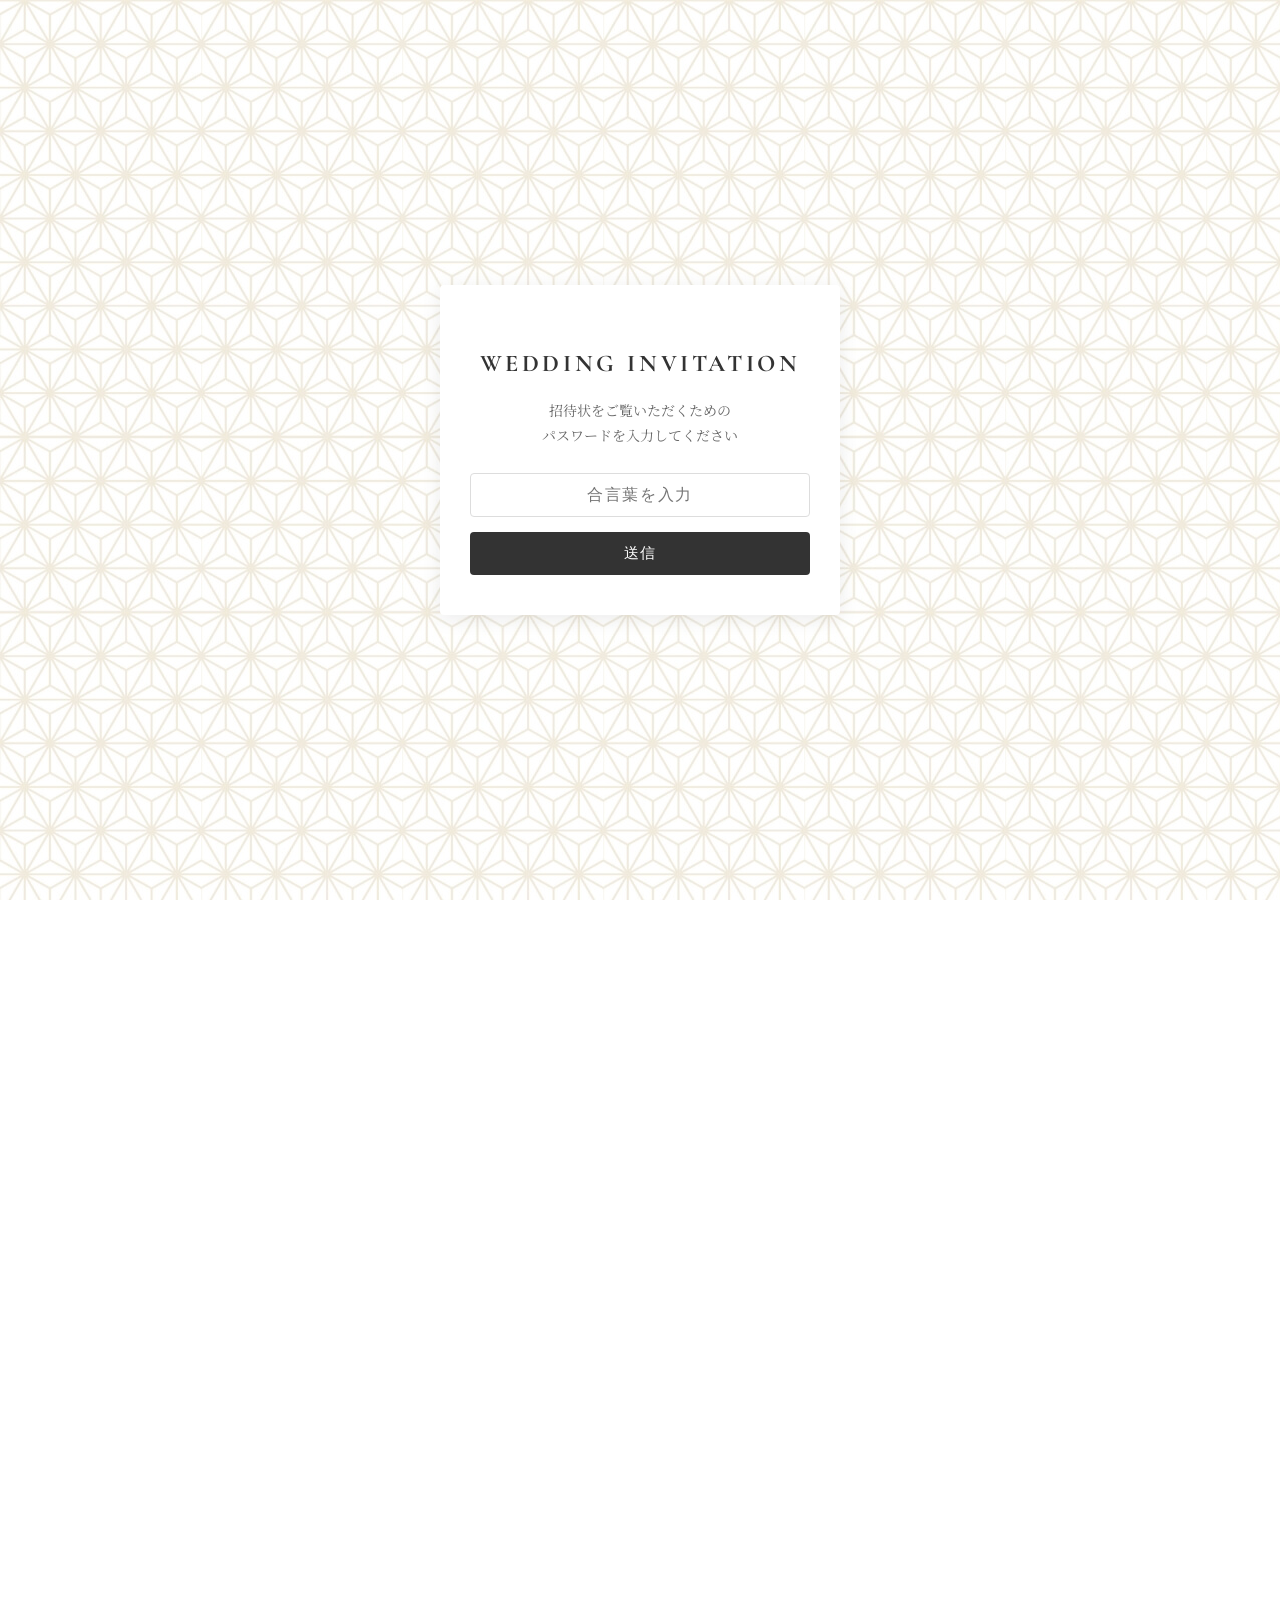
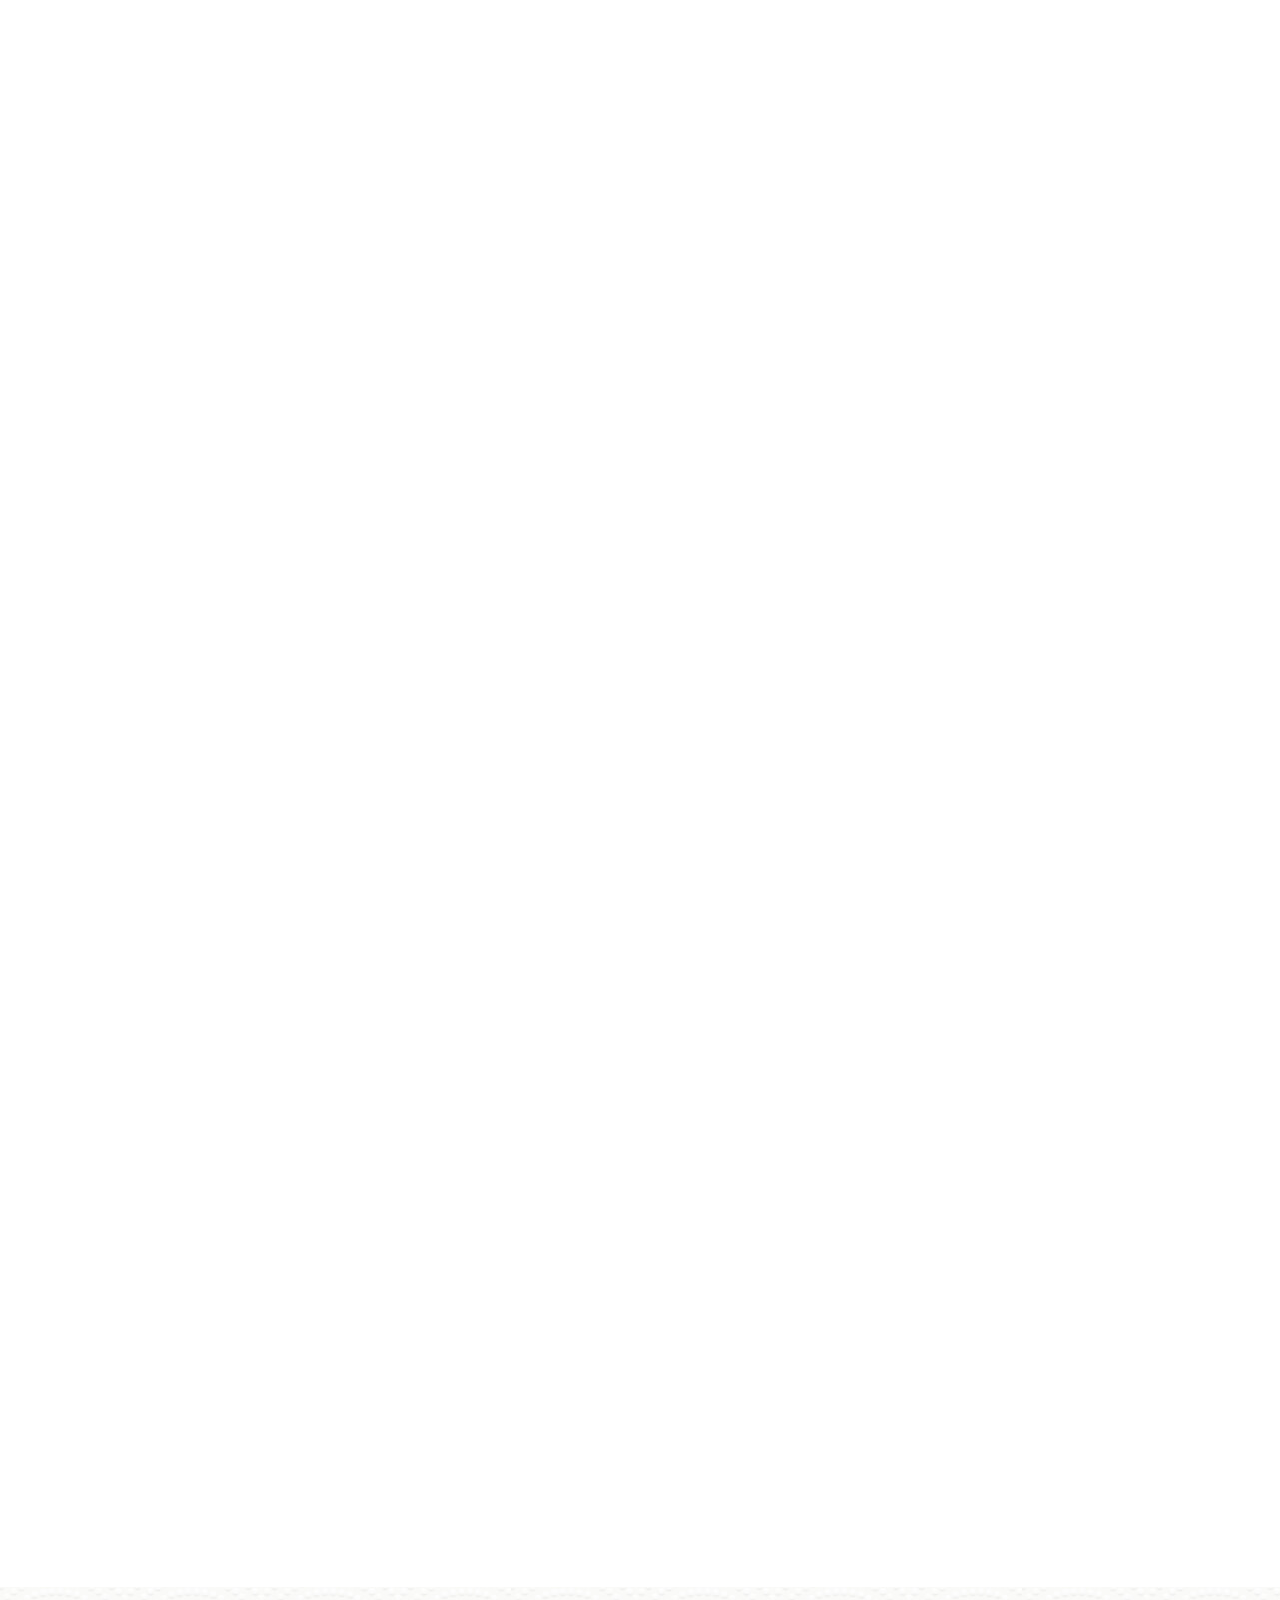
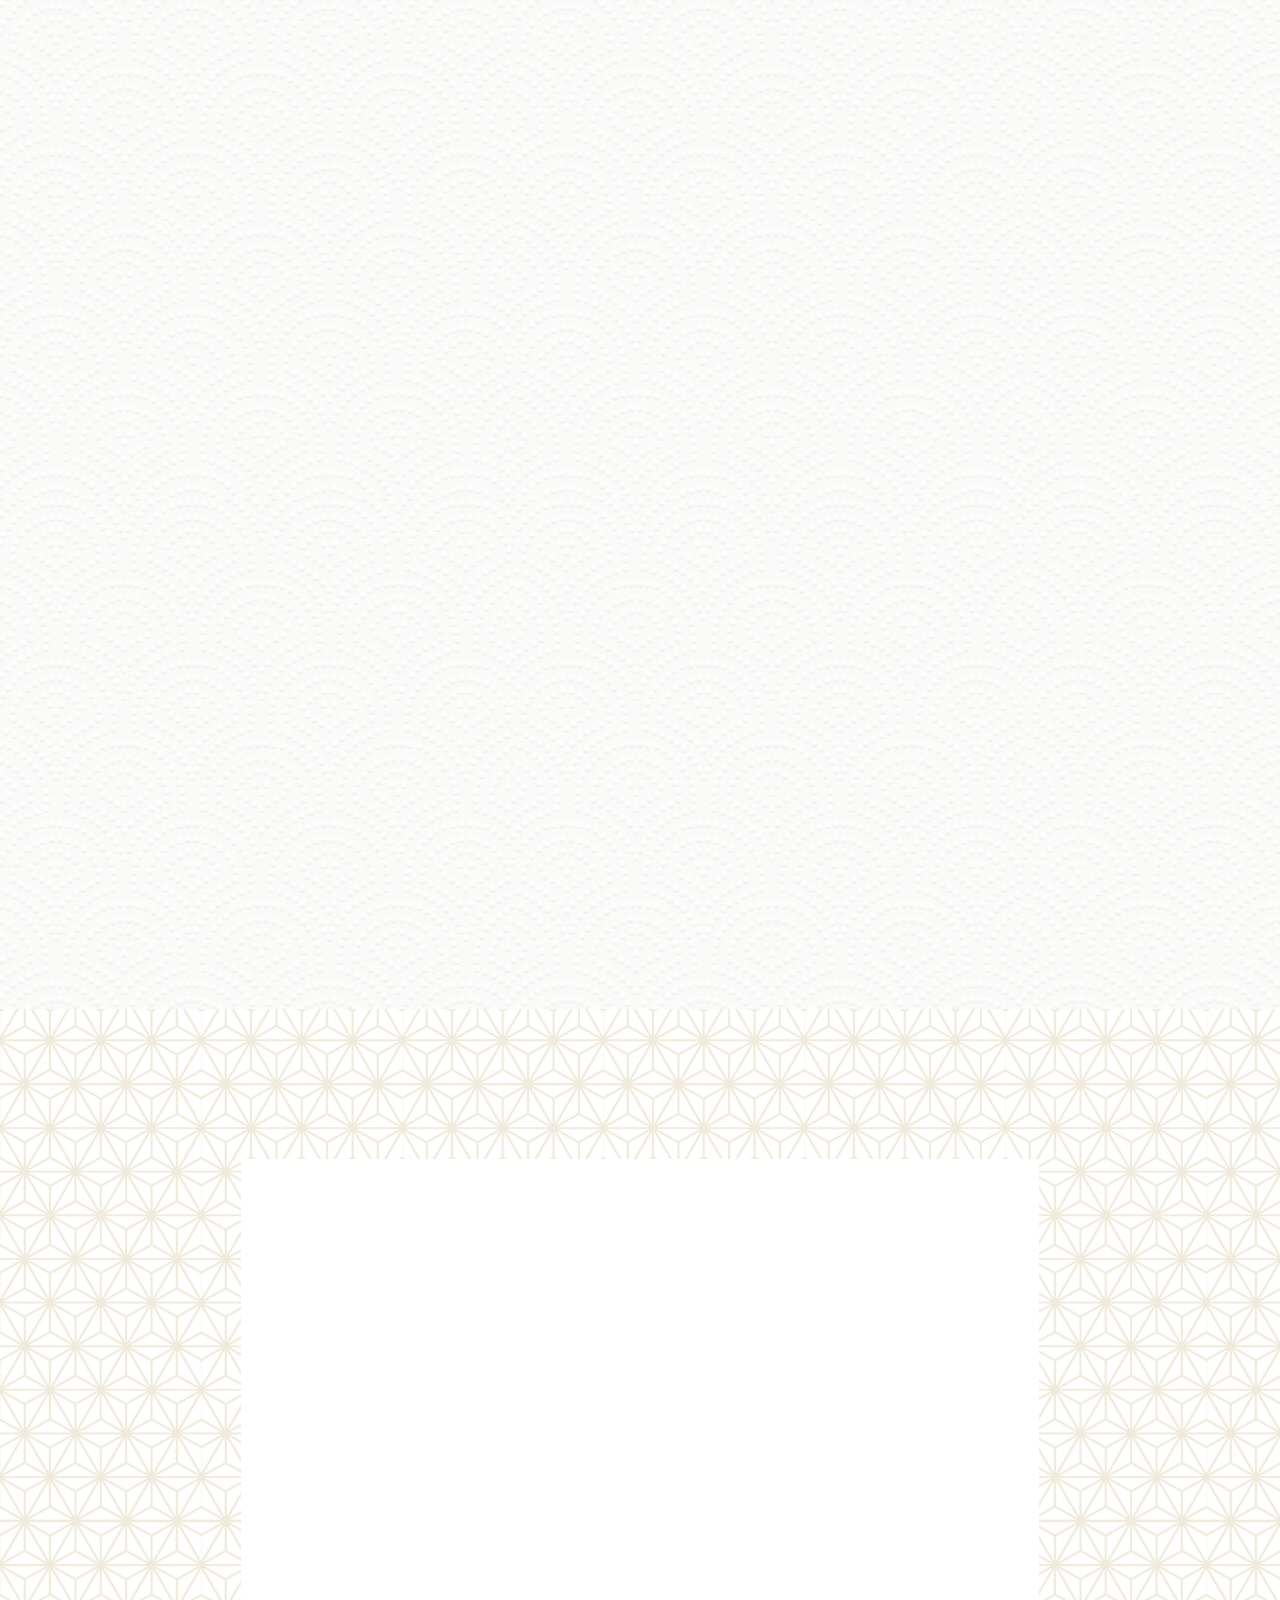
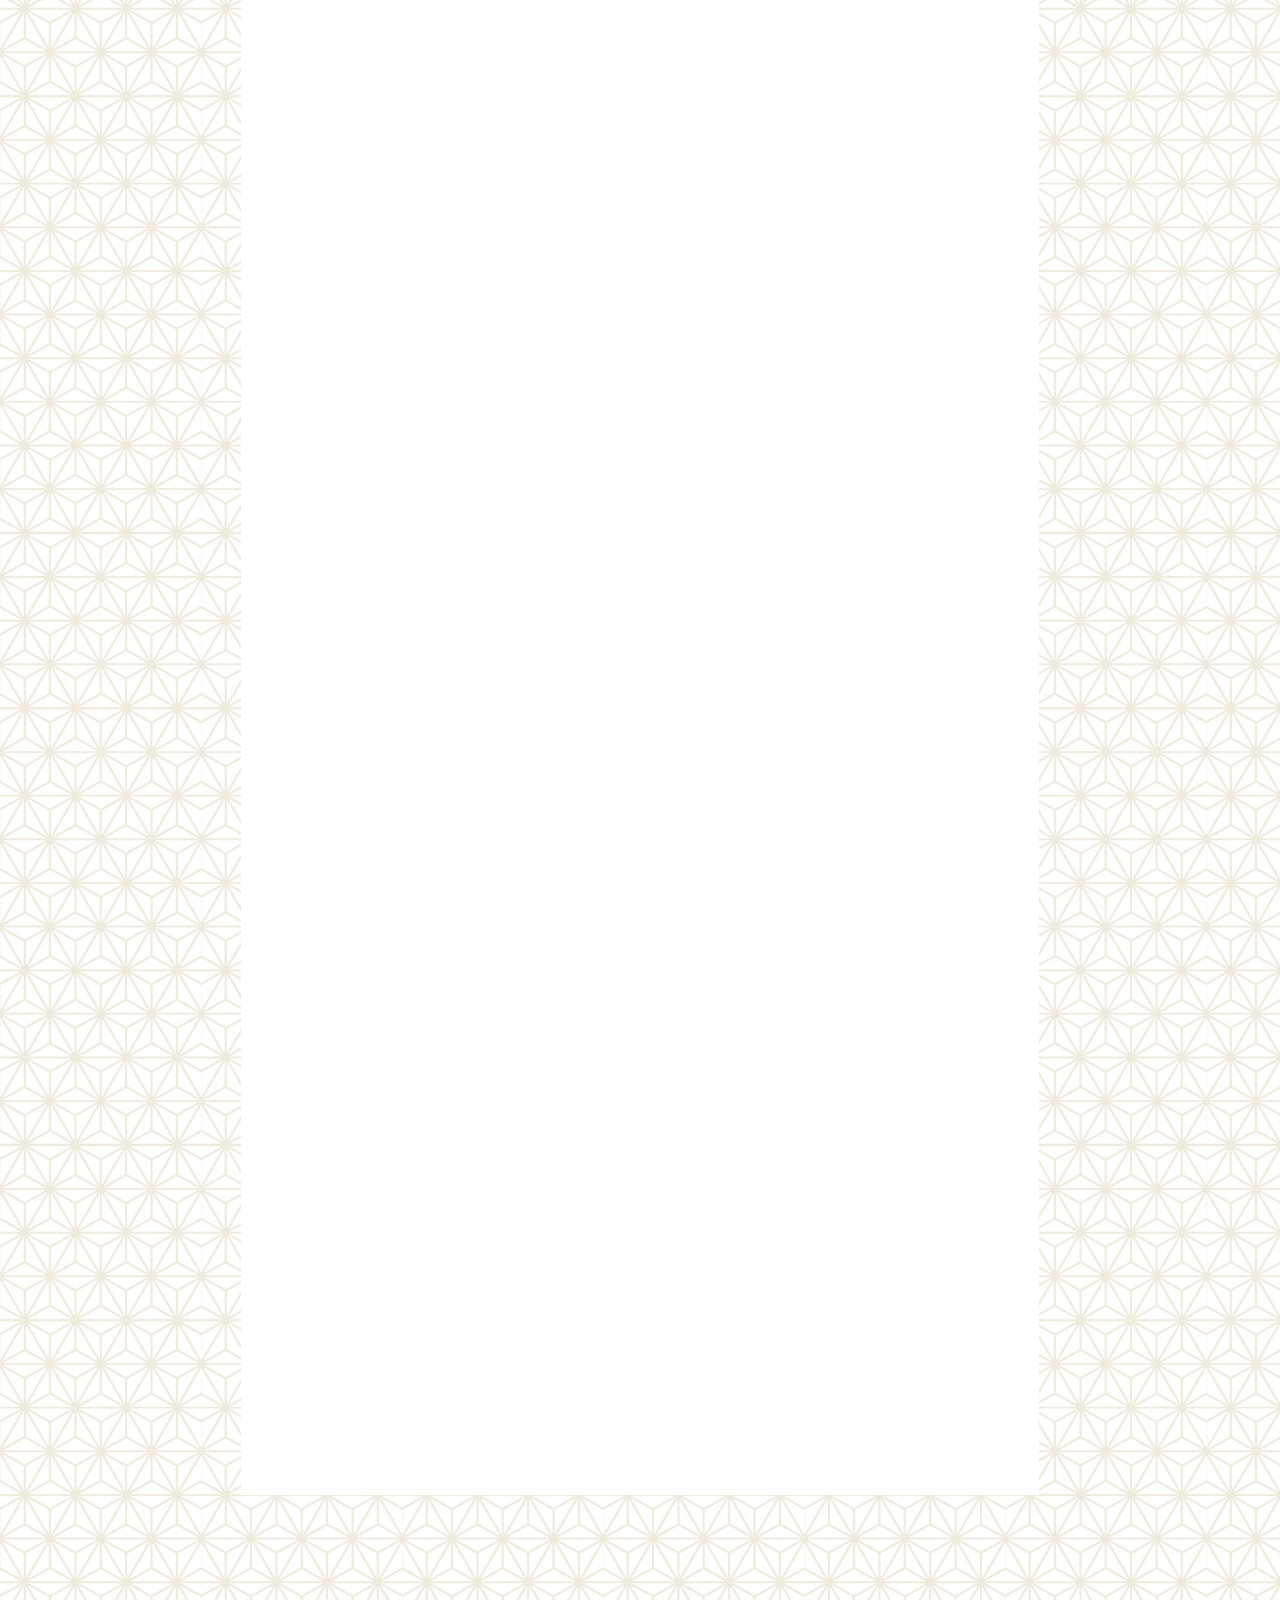
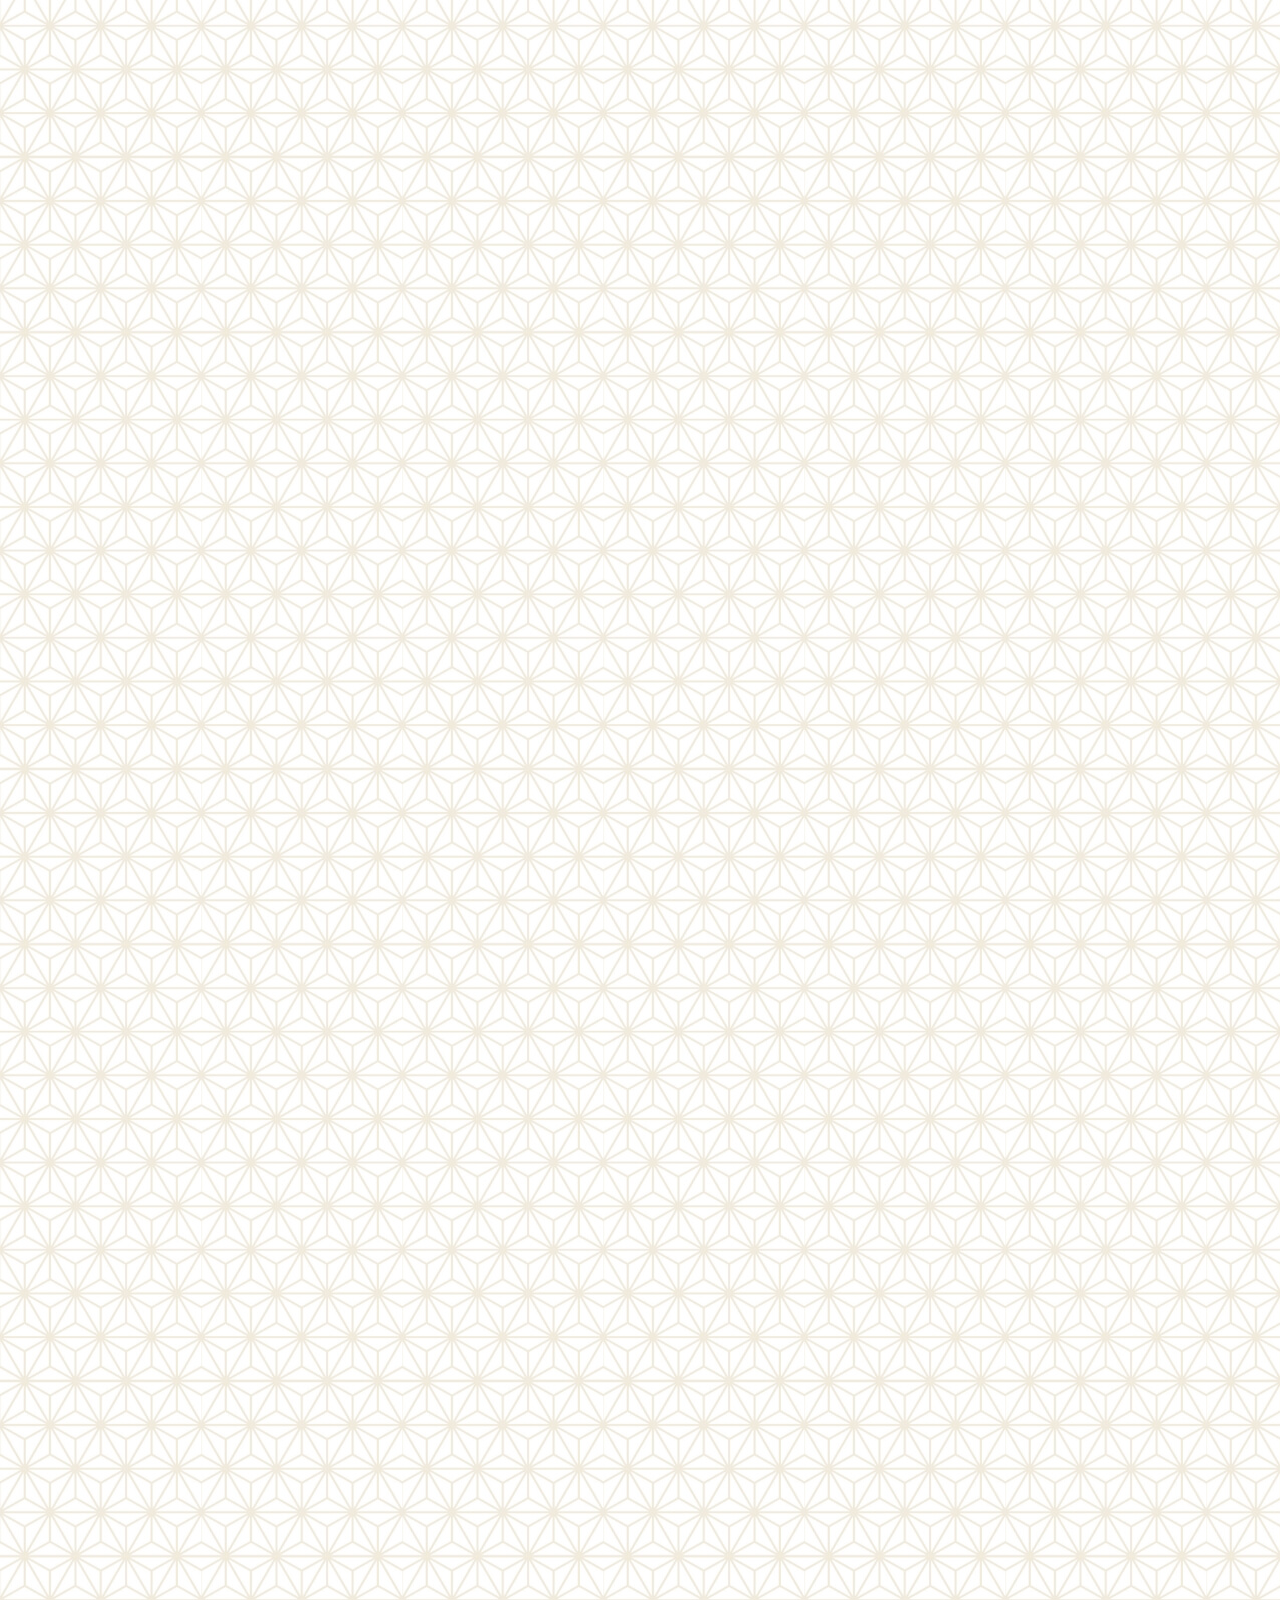
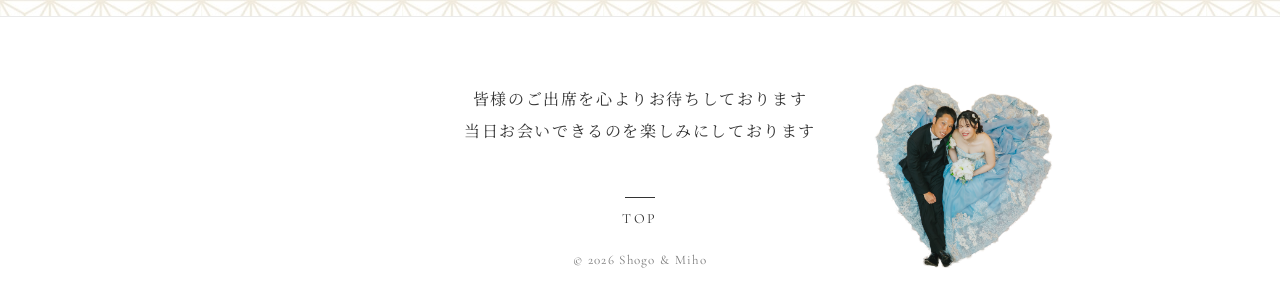
<file: index.html>
<!DOCTYPE html>
<html lang="ja">
<head>
    <meta charset="UTF-8">
    <meta name="viewport" content="width=device-width, initial-scale=1.0">
    <meta name="robots" content="noindex,nofollow">

    <link rel="preconnect" href="https://fonts.googleapis.com">
    <link rel="preconnect" href="https://fonts.gstatic.com" crossorigin>
    <link href="https://fonts.googleapis.com/css2?family=Cormorant+Garamond:wght@400;700&family=Cormorant+Infant:wght@400;600;700&family=Noto+Serif+JP:wght@400;500;700&family=Ovo&display=swap" rel="stylesheet">
    <link rel="stylesheet" href="css/style.css">

    <title>Wedding Invitation</title>
    <link rel="icon" href="img/favicon.ico" type="image/x-icon">
    <link rel="icon" href="img/favicon.png" type="image/png">
    
</head></head>

<body id="main">

    <!-- パスワード入力画面（オーバーレイ） -->
    <div id="password-modal" class="auth-modal">
        <div class="auth-modal-content">
            <h2>WEDDING INVITATION</h2>
            <p>招待状をご覧いただくための<br>パスワードを入力してください</p>
            <form id="password-form">
                <input type="password" id="access-password" placeholder="合言葉を入力" required autocomplete="current-password">
                <button type="submit">送信</button>
                <p id="password-error" class="error-message" style="display: none;">パスワードが違います</p>
            </form>
        </div>
    </div>

    <!-- ローディング画面 -->
    <div id="loader-bg">
        <div class="loader-img"></div>
    </div>

    <!-- ファーストビュー（全画面スライドショー ＆ 中央ロゴ） -->
    <div class="first-view">
        <div class="main_img_pc_slider">
            <div class="slide active" style="background-image: url('img/Img-WDcover1.jpg');"></div>
            <div class="slide" style="background-image: url('img/Img-cover1.jpg');"></div>
            <div class="slide" style="background-image: url('img/Img-WDcover2.jpg');"></div>
            <div class="slide" style="background-image: url('img/Img-cover2.jpg');"></div>
        </div>

        <div class="main_img_sp_slider">
            <div class="slide active" style="background-image: url('img/Img-WDcover1_sp.jpg');"></div>
            <div class="slide" style="background-image: url('img/Img-cover1_sp.jpg');"></div>
            <div class="slide" style="background-image: url('img/Img-WDcover2_sp.jpg');"></div>
            <div class="slide" style="background-image: url('img/Img-cover2_sp.jpg');"></div>
        </div>

        
        <!-- 画像の中央にふんわり出すタイトル・ロゴ -->
        <h1 class="cover_ttl_center">
            <div class="cover_svg keyvisual-fadeIn">
                <img src="img/main-ttl.svg" alt="Main Title">
            </div>
            <span class="keyvisual-fadeIn">
                <img src="img/keyvisual-hanko.svg">
                WEDDING <br class="sp_only">INVITATION
            </span>
        </h1>

        <!-- ナビゲーション（右寄せ / スクロール時：追従 / スマホ：ハンバーガー） -->
        <nav class="temp-nav">
            <ul class="temp-nav-list">
                <li class="nav-top nav-active">
                    <a href="#main">TOP</a>
                </li>
                <li class="nav-message">
                    <a href="#message">MESSAGE</a>
                </li>
                <li class="nav-profile">
                    <a href="#profile">PROFILE</a>
                </li>
                <li class="nav-countdown">
                    <a href="#countdown">COUNTDOWN</a>
                </li>
                <li class="nav-events">
                    <a href="#events">EVENTS</a>
                </li>
                <li class="nav-rsvp">
                    <a href="#rsvp">RSVP</a>
                </li>
            </ul>
        </nav>

        <nav id="mobile-head" class="">
            <div id="nav-toggle">
                <div>
                    <span></span>
                    <span></span>
                    <span></span>
                </div>
            </div>
            <div class="nav cl" id="global-nav">
                <ul>
                    <li class="nav-top nav-active">
                        <a href="#main">TOP</a>
                    </li>
                    <li class="nav-message">
                        <a href="#message">MESSAGE</a>
                    </li>
                    <li class="nav-profile">
                        <a href="#profile">PROFILE</a>
                    </li>
                    <li class="nav-countdown">
                        <a href="#countdown">COUNTDOWN</a>
                    </li>
                    <li class="nav-events">
                        <a href="#events">EVENTS</a>
                    </li>
                    <li class="nav-rsvp">
                        <a href="#rsvp">RSVP</a>
                    </li>
                </ul>
            </div>
        </nav>


    </div>

    <!-- コンテンツエリア -->
    <div id="introduction">
        <div class="introduction_inner container">
            <div id="message">
                <div class="message_inner">
                    <h2 class="imgEffect_fadeIn"></h2>
                    <p class="imgEffect_fadeIn">
                        皆様いかがお過ごしでしょうか<br>
                        このたび 結婚式を<br>
                        執り行うこととなりました<br><br>
                        日頃 お世話になっております<br>
                        みなさまと心穏やかな時間をともにし<br>
                        これまでの感謝を伝えながら<br>
                        新たな門出を見守っていただければと存じます<br>
                        当日は おくつろぎいただきながら<br>
                        家族のかけがえのない思い出を共有できる<br>
                        温かな小宴にできれば幸いです<br><br>
                        ご多用中 誠に恐縮ではございますが<br>
                        ぜひご出席いただきたく<br>
                        ご案内申し上げます
                    </p>
                </div>
            </div>
        </div>
    </div>

    <div id="profile">
        <div class="profile_inner">
            <h2 class="imgEffect_fadeIn">
                <span class="font_ttl">PROFILE</span>
            </h2>                  
            <!-- 新郎プロフィール -->
            <ul class="broom imgEffect_fadeIn">
                <li class="photo">
                    <img src="./img/Img-bride.jpg" alt="新郎_写真">
                </li>
                <li class="name">
                    <h3>本村&nbsp;将悟</h3>
                    <span>Motomura&nbsp;Shogo</span>
                </li>
                <li class="text">
                    <p>1995年9月13日 小松市生まれ A型 看護師<br>
                        野球好きで 学生時代から今も続けています<br>
                        マラソンも好きで 自己ベスト更新のために<br>
                        がんばっています
                    </p>
                </li>
            </ul>

            <!-- 新婦プロフィール -->
            <ul class="bride imgEffect_fadeIn">
                <li class="photo">
                    <img src="./img/Img-groom.jpg" alt="新婦_写真">
                </li>
                <li class="name">
                    <h3>髙畠&nbsp;美穂</h3>
                    <span>Takabatake&nbsp;Miho</span>
                </li>
                <li class="text">
                    <p>1990年4月25日 松任市生まれ O型 事務職<br>
                        興味があるとを 深堀りする性格です<br>
                        最近は 英会話習得をがんばっています
                    </p>
                </li>
            </ul>
        </div>
    </div>

    <div id="countdown">
        <div class="countdown_inner container">
            <div class="countdown_content">
                <div class="imgEffect_fadeIn">
                    <h2>
                        <span class="font_ttl">COUNTDOWN</span>
                    </h2>
                    <p class="goal_time" id="countdown_date" data-datetime="1921637700">2026.8.23</p>
                    <ul class="count_number cf">
                        <li class="days">
                            <p class="n-number" id="countdown_days">1629</p>
                            <p class="dhms">DAYS</p>
                        </li>
                        <li class="hours">
                            <p class="n-number" id="countdown_hours">2</p>
                            <p class="dhms">HOURS</p>
                        </li>
                        <li class="minutes">
                            <p class="n-number" id="countdown_minutes">22</p>
                            <p class="dhms">MINUTES</p>
                        </li>
                        <li class="seconds">
                            <p class="n-number" id="countdown_seconds">12</p>
                            <p class="dhms">SECONDS</p>
                        </li>
                    </ul>
                </div>
            </div>
        </div>
    </div>

    <div id="events">
        <div class="events_inner container cf">
            <h2 class="imgEffect_bottom_top">
                <span class="font_ttl">EVENTS</span>
            </h2>
            <div class="event_content_wrap">
                <!-- 挙式 (.event01) -->
                <div class="event_content event01 imgEffect_bottom_top imgEffectAnime_bottom_top" style="visibility: hidden;">
                    <ul class="events_daytime events_daytime_1">
                        <li class="event_title">
                            <h3><span>挙式</span>WEDDING<br>CEREMONY</h3>
                        </li>
                        <li class="event_day">
                            <p>2026.8.23 Sat</p>
                        </li>
                        <div class="event_time_box">
                            <li class="event_time">
                                <p>開始時間 <span class="Didot">14:30</span></p>
                            </li>
                            <li class="event_receptiontime">
                                <p>受付時間 <span class="Didot">13:30</span></p>
                            </li>
                        </div>
                    </ul>
                </div>

                <!-- 披露宴 (.event02) -->
                <div class="event_content event02 imgEffect_bottom_top imgEffectAnime_bottom_top" style="visibility: hidden;">
                    <ul class="events_daytime events_daytime_2">
                        <li class="event_title">
                            <h3><span>披露宴</span>WEDDING<br>RECEPTION</h3>
                        </li>
                        <li class="event_day">
                            <p>2026.8.23 Sat</p>
                        </li>
                        <div class="event_time_box">
                            <li class="event_time">
                                <p>開始時間 <span class="Didot">16:00</span></p>
                            </li>
                            <li class="event_receptiontime">
                                <p>受付時間 <span class="Didot">13:30</span></p>
                            </li>
                        </div>
                    </ul>
                </div>
            </div>

            <div class="event_content event_party cf imgEffect_bottom_top">
                <ul class="events_place">
                    <li class="place_name"><p>旅亭懐石　のとや</p></li>
                    <li class="place_address"><p>〒923-0326 石川県小松市粟津町ワ８５</p></li>
                    <li class="place_tel"><p>TEL 0761-65-1711</p></li>
                    <li class="place_url"><a href="https://www.notoya.co.jp/" target="_blank"><p>HP https://www.notoya.co.jp/</p></a></li>
                    <li class="place_googlemap">
                        <div class="googlemap_img" id="map_wedding">
                            <iframe src="https://www.google.com/maps/embed?pb=!1m18!1m12!1m3!1d3214.2632014878004!2d136.4470204!3d36.3301704!2m3!1f0!2f0!3f0!3m2!1i1024!2i768!4f13.1!3m3!1m2!1s0x5ff8585351754041%3A0x708d237cdd4d14f0!2z5peF5Lqt5oeQ55-z44Gu44Go44KE!5e0!3m2!1sja!2sjp!4v1784789656428!5m2!1sja!2sjp" width="100%" height="100%" style="border:0" frameborder="0" allowfullscreen></iframe>
                        </div>
                    </li>
                    <li class="cloak">
                        <h4>アクセス</h4>
                        <p>金沢駅より車で約50分 野々市駅より車で約30分 粟津駅より車で約10分<br>
                            無料駐車場がございます<br>
                            <br>
                            最寄りの『粟津駅』からのタクシー手配や お車でお越しの際の駐車場の場所について<br>
                            ご不明な点がございましたら お気軽にお問い合わせください
                        </p>
                    </li>
                    <li class="cloak">
                        <h4>挙式・披露宴会場について</h4>
                        <p>当日は 挙式を”のとや正面玄関ロビー”にて 披露宴を”合掌造り宴会場”にて行います<br>
                            <br>
                            披露宴会場は畳または板の間（履物を脱いでのご参加）となりますので リラックスしてお過ごしください<br>
                            女性の方は足元の冷え対策や 脱ぎ履きしやすい靴やお召し物をおすすめしております<br>
                            <br>
                            当日は ご宿泊の有無にかかわらず 館内の温泉もお楽しみいただけます
                        </p>
                    </li>
                </ul>
            </div>
        </div>
    </div>

    <div id="rsvp">
        <span class="rsvp_bg_cover imgEffect_bg_cover"></span>
        <div class="rsvp_inner container">
            <div class="rsvp_bg imgEffect_bottom_top">
                <div class="rsvp_content imgEffect_bottom_one-quarter">
                    <h2><span class="font_ttl">RSVP</span></h2>
                    <div class="rsvp_form_input">
                        <p class="rsvp_text">
                            郵送でのご案内状に代わり<br>
                            当招待状をお送りしております<br>
                            お手数ではございますが<br>
                            出席情報のご登録をお願い申し上げます<br>
                            <br>
                            また当日のお食事のご用意にあたり<br>
                            アレルギー等がある方はアレルギー欄に<br>
                            ご記入くださいますようお願い申し上げます
                        </p>
                        <p class="rsvp_deadline">
                            <span class="deadline_day">2026.8.17</span>までに<br>
                            ご一報賜りますようお願い申し上げます
                        </p>

                        <!-- Googleフォーム -->
                        <iframe src="https://docs.google.com/forms/d/e/1FAIpQLSfJ_2OZBfz6GpuZ2bBaylg-uLZPT-nnme4ZNeKmVmINsmQigQ/viewform?embedded=true" width="100%" height="750" frameborder="0" marginheight="0" marginwidth="0">読み込んでいます…</iframe>
                        
                    </div>
                </div>
            </div>
        </div>
    </div>

    <!-- フッターセクション -->
    <footer id="footer">
        <div class="footer_inner">

            <!-- 結びのメッセージ -->
            <p class="footer_message">
                皆様のご出席を心よりお待ちしております<br>
                当日お会いできるのを楽しみにしております
            </p>

            <!-- トップへ戻るボタン -->
            <a href="#" class="back-to-top">TOP</a>

            <!-- コピーライト -->
            <small class="copyright">&copy; 2026 Shogo & Miho</small>

        </div>
    </footer>
    
    <script src="js/script.js"></script>
    <script>
        const setVh = () => {
            const vh = window.innerHeight * 0.01;
            document.documentElement.style.setProperty('--vh', `${vh}px`);
        };
        window.addEventListener('resize', setVh);
        setVh();
    </script>
    
</body>
</html>
</file>
<file: css/style.css>
@charset "UTF-8";

*, *::before, *::after {
    box-sizing: border-box;
    outline: 0;
}

div, ul {
    margin: 0 auto;
}

body {
    background-image: url(/img/pattern_weed.jpg);
    background-repeat: repeat;
    background-color: #f9f8f6; /* 画像読み込みまでの予備背景色 */
}

html, body {
    width: 100%;
    height: auto;
    overflow-x: hidden;
    overflow-y: auto;
    margin: 0;
    padding: 0;
    font-family: "游ゴシック", YuGothic, "ヒラギノ角ゴ Pro", "Hiragino Kaku Gothic Pro", Meiryo, sans-serif;
    color: #333;
    line-height: 1.6;
}

ul, ol {
    list-style: none;
    margin: 0;
    padding: 0;
}

a {
    text-decoration: none;
    color: #454545;
    transition: .25s;
}

a:hover {
    opacity: 0.7;
}

.container {
    margin: 0 auto;
}

#events .font_ttl, #message .font_ttl, #profile .font_ttl, #rsvp .font_ttl {
    display: none;
    text-align: center;
}

dd, dt, ol, p, span, ul {
    line-height: 1.6;
}

.cf {
    zoom: 1;
}
.cf:before {
    content: "";
    display: block;
    overflow: hidden;
}
.cf:after {
    clear: both;
}



/* --- パスワード認証モーダル --- */
.auth-modal {
    position: fixed;
    top: 0;
    left: 0;
    width: 100vw;
    height: 100vh;
    background: url(/img/pattern_weed.jpg) repeat, #f9f8f6;
    background-size: auto;
    z-index: 99999;
    display: flex;
    justify-content: center;
    align-items: center;
    transition: opacity 0.5s ease, visibility 0.5s ease;
}

.auth-modal.is-hidden {
    opacity: 0;
    visibility: hidden;
    pointer-events: none;
}

.auth-modal-content {
    background: #fff;
    padding: 40px 30px;
    border-radius: 4px;
    box-shadow: 0 4px 20px rgba(0, 0, 0, 0.08);
    text-align: center;
    max-width: 400px;
    width: 90%;
}

.auth-modal-content h2 {
    font-family: 'Cormorant Garamond', 'Noto Serif JP', serif;
    font-size: 24px;
    letter-spacing: 0.15em;
    margin-bottom: 15px;
    color: #333;
}

.auth-modal-content p {
    font-family: "Noto Serif JP", sans-serif;
    font-size: 14px;
    line-height: 1.8;
    color: #666;
    margin-bottom: 25px;
}

.auth-modal-content input[type="password"] {
    width: 100%;
    padding: 12px;
    font-size: 16px;
    border: 1px solid #ddd;
    border-radius: 4px;
    text-align: center;
    letter-spacing: 0.1em;
    margin-bottom: 15px;
    outline: none;
}

.auth-modal-content input[type="password"]:focus {
    border-color: #333;
}

.auth-modal-content button {
    width: 100%;
    padding: 12px;
    background-color: #333;
    color: #fff;
    border: none;
    border-radius: 4px;
    font-size: 15px;
    letter-spacing: 0.1em;
    cursor: pointer;
    transition: opacity 0.3s;
}

.auth-modal-content button:hover {
    opacity: 0.8;
}

.error-message {
    color: #d9534f;
    font-size: 13px;
    margin-top: 10px;
}




/* --- ローディング画面スタイル --- */
#loader-bg {
    background: url(/img/countdown_bg.jpg);
    background-repeat: repeat;
    height: 100vh;
    left: 0;
    opacity: 1;
    position: fixed;
    top: 0;
    width: 100%;
    z-index: 9999;
}

#loader-bg .loader-img {
    animation: load3 5s linear infinite;
    background: url(/img/flower.png);
    background-repeat: no-repeat;
    background-size: contain;
    display: block;
    height: 100px;
    left: calc(50% - 45px);
    position: absolute;
    top: calc(50% - 67.5px);
    width: 100px;
    z-index: 10000;
}

@media screen and (max-width: 1160px) {
    #loader-bg .loader-img {
        height: 71px;
        width: 71px;
    }
}

@keyframes load3 {
    0% { transform: rotate(0deg); }
    to { transform: rotate(1turn); }
}


/* --- ファーストビュー・スライドショー設定 --- */
.first-view {
    position: relative;
    width: 100%;
    height: 100vh;
    height: calc(var(--vh, 1vh) * 100);
    min-height: 500px;
    overflow: hidden;
}

.main_img_pc_slider {
    position: absolute;
    top: 0;
    left: 0;
    width: 100%;
    height: 100%;
    z-index: 1;
    background-color: #f9f8f6; /* スライドの下敷きとして背景色を確保 */
}

.main_img_pc_slider .slide {
    position: absolute;
    top: 0;
    left: 0;
    width: 100%;
    height: 100%;
    background-size: cover;
    background-position: center;
    background-repeat: no-repeat;
    opacity: 0;
    visibility: hidden;
    transition: opacity 4s ease-in-out, visibility 4s ease-in-out;
    background-color: #f9f8f6; /* 画像が切り替わる瞬間に背景が透けるのを防止 */
}

.main_img_pc_slider .slide.active {
    opacity: 1;
    visibility: visible;
}

/* --- スマホ版スライダーのベーススタイル --- */
.main_img_sp_slider {
    display: none;
    position: absolute;
    top: 0;
    left: 0;
    width: 100%;
    height: 100%;
    z-index: 1;
    background-color: #f9f8f6;
}

.main_img_sp_slider .slide {
    position: absolute;
    top: 0;
    left: 0;
    width: 100%;
    height: 100%;
    background-size: cover;
    background-position: center;
    background-repeat: no-repeat;
    opacity: 0;
    visibility: hidden;
    transition: opacity 4s ease-in-out, visibility 4s ease-in-out;
    background-color: #f9f8f6;
}

.main_img_sp_slider .slide.active {
    opacity: 1;
    visibility: visible;
}

/* --- レスポンシブ切替（768px以下でスマホ版を表示） --- */
@media screen and (max-width: 820px) {
    .main_img_pc_slider {
        display: none !important;
    }
    .main_img_sp_slider {
        display: block !important;
    }
}


/* --- 中央のタイトル＆ロゴ --- */
#main h1 {
    background-size: cover;
    height: 200px;
    left: 50%;
    position: absolute;
    top: 47%;
    transform: translateX(-50%) translateY(-50%);
    width: 670px;
    z-index: 1;
    margin: 0 auto;
    text-align: center;
}

.cover_svg {
    display: flex;
    justify-content: center;
    align-items: center;
}

.cover_svg img {
    height: 125px;
    width: 150px;
}

#main h1 span {
    color: #fff;
    display: block;
    font-family: 'Cormorant Garamond', 'Noto Serif JP', serif;
    font-size: 52px;
    font-weight: 700;
    letter-spacing: .1em;
    line-height: 1.2;
    margin-top: 10px;
    position: relative;
}

#main h1 span img {
    height: 103px;
    left: 58%;
    position: absolute;
    top: -17px;
    transform: translate(-50%, -50%);
    width: 40px;
    z-index: 10;
}

/* ファーストビューアニメーション（初期状態を確実に透明にする） */
.keyvisual-fadeIn {
    opacity: 0;
    visibility: hidden;
}


/* --- ナビゲーション --- */
#nav {
    position: fixed;
    right: 0;
    top: 50%;
    transform: translateY(-50%);
    z-index: 1;
}

#nav li {
    float: right;
    margin-right: 18px;
}

#nav li a {
    color: #707070;
    font-family: Cormorant Infant,游ゴシック,YuGothic,sans-serif;
    font-size: 14px;
    padding: .5em 0;
    text-orientation: upright;
    writing-mode: vertical-rl;
}

.temp-nav {
    position: fixed;
    right: 62px;
    top: 50%;
    transform: translateY(-50%);
    z-index: 999;
}

.temp-nav li {
    float: right;
    margin-right: 18px;
}

.temp-nav li a {
    animation-duration: .25s;
    animation-fill-mode: both;
    font-family: Cormorant Infant,游ゴシック,YuGothic,sans-serif;
    font-size: 14px;
    opacity: .5;
    padding: .5em 0;
    text-orientation: upright;
    writing-mode: vertical-rl;
}

/* --- ナビゲーションの色・アクティブ制御 --- */
.temp-nav li a,
#global-nav ul li a {
    color: #454545 !important;
    opacity: 1;
    transition: opacity 0.3s ease, color 0.3s ease;
}

/* いずれかの項目がアクティブなとき、アクティブではない他の項目を少し薄くする */
.temp-nav-list:has(.nav-active) li:not(.nav-active) a,
#global-nav ul:has(.nav-active) li:not(.nav-active) a {
    opacity: 0.35;
}

/* アクティブな項目の色をより濃く強調する場合 */
.temp-nav li.nav-active a,
#global-nav ul li.nav-active a {
    color: #222222 !important;
    opacity: 1;
}

.temp-nav li a:hover {
    color: #ff4141;
}

.temp-nav li.nav-active {
    position: relative;
}

:root .temp-nav li,_::-webkit-full-page-media,_:future {
    margin-right: 36px;
}

#mobile-head {
    display: none;
}

@media screen and (max-width: 1160px) {
    .temp-nav-list {
        display:none;
    }

    #mobile-head {
        display: block;
        position: fixed;
        top: 0;
        left: 0;
        width: 100%;
        height: 60px;
        z-index: 99999 !important; /* セクションの裏に隠れないよう最前面へ */
    }

    #nav-toggle {
        background-color: #b9915a;
        box-sizing: border-box;
        cursor: pointer;
        display: none;
        height: 60px;
        padding: 19px 0 0 14px;
        position: absolute;
        right: 0;
        top: 0;
        width: 60px;
        z-index: 100000 !important;
    }

    #nav-toggle div {
        position: relative;
    }

    #nav-toggle span {
        background: #fff;
        display: block;
        height: 1px;
        left: 0;
        position: absolute;
        transition: .35s ease-in-out;
        width: 32px
    }

    #nav-toggle span:first-child {
        top: 0;
    }

    #nav-toggle span:nth-child(2) {
        top: 10px;
    }

    #nav-toggle span:nth-child(3) {
        top: 20px;
    }

    #global-nav,#mobile-head {
        position: fixed;
        top: 0;
        width: 100%;
    }

    #global-nav {
        background: url(/img/countdown_bg.jpg) repeat;
        height: 100%;
        opacity: 0;
        right: 0;
        text-align: center;
        transition: .5s ease-in-out;
        visibility: hidden;
        z-index: 99998 !important; /* 展開時のメニューと背景を前面に */
    }

    #global-nav ul {
        display: flex;
        flex-direction: row-reverse;
        left: 50%;
        list-style: none;
        position: absolute;
        top: 50%;
        transform: translate(-50%,-50%);
    }

    #global-nav ul li {
        margin-right: 23px;
    }

    #global-nav ul li:first-of-type {
        margin-right: 0;
    }

    #global-nav ul li a {
        animation-duration: .25s;
        animation-fill-mode: both;
        font-family: Cormorant Infant,游ゴシック,YuGothic,sans-serif;
        font-size: 16px;
        padding: .5em 0;
        text-orientation: upright;
        writing-mode: vertical-rl;
    }

    #global-nav ul .menu-logo {
        margin: 0 auto 48px;
        width: 140px;
    }

    #nav-toggle {
        display: block;
    }

    :root #global-nav ul li,_::-webkit-full-page-media,_:future {
        margin-right: 46px;
    }

    #mobile-head.open {
        position: fixed;
        top: 0;
    }

    .open #nav-toggle span:first-child {
        top: 11px;
        transform: rotate(315deg);
    }

    .open #nav-toggle span:nth-child(2) {
        left: 50%;
        width: 0;
    }

    .open #nav-toggle span:nth-child(3) {
        top: 11px;
        transform: rotate(-315deg);
    }

    .open #global-nav {
        opacity: 1;
        visibility: visible;
    }


}

/* --- コンテンツ共通・各セクション --- */
#introduction {
    position: relative;
    z-index: 2;
    text-align: center;
    padding: 0;
}

#introduction a, #countdown a, #events a, #rsvp a {
    color: #333;
}

.font_ttl {
    font-family: 'Josefin Sans', sans-serif;
    font-size: 2rem;
    letter-spacing: 0.2em;
    display: block;
    margin-bottom: 20px;
}

#message {
    padding: 150px 0 113px;
    position: relative;
    margin: 0 auto;
    background-color: #fff;
}

#introduction #message h2 {
    background-image: url(/img/message_title.svg);
    background-repeat: no-repeat;
    background-size: 100%;
    height: 319px;
    margin: 0 auto 80px;
    width: 58px;
}

#introduction #message p {
    color: inherit;
    font-family: "Noto Serif JP", sans-serif;
    font-size: 18px;
    font-weight: 400;
    letter-spacing: .1em;
    line-height: 2.0909090909;
}



/* プロフィール */
#profile {
    background-color: #fff;
    position: relative;
    z-index: 2;
    text-align: center;
    background-position: 50%;
    background-repeat: no-repeat;
    background-size: cover;
    padding-bottom: 800px;
}

#profile h2 {
    margin-bottom: 70px;
}

#profile h2 .font_ttl {
    display: block;
    font-family: 'Cormorant Garamond', 'Noto Serif JP', serif;
    font-size: 2.2rem;
    letter-spacing: 0.2em;
    color: #333;
}

#profile .profile_inner {
    font-family: 游明朝;
    max-width: 946px;
    padding-top: 120px;
}

#profile .profile_inner:before {
    content: "";
    display: block;
    overflow: hidden
}

#profile .profile_inner:after {
    clear: both;
}

#profile .profile_inner h2 .font_ttl {
    display: none;
    text-align: center
}

#profile h2 {
    background-image: url(/img/profile_title.png);
    background-size: cover;
    height: 26px;
    margin: 0 auto 97px;
    width: 223px
}

#profile .bride, #profile .broom {
    max-width: 432px;
    position: relative;
    width: 45.665961945%
}

#profile .bride:before, #profile .broom:before {
    background-size: cover;
    content: "";
    display: block;
    height: 99px;
    position: absolute;
    top: -30px;
    width: 26px
}

#profile .bride .photo, #profile .broom .photo {
    position: relative;
}

#profile .bride .photo:before, #profile .broom .photo:before {
    background-repeat: no-repeat;
    background-size: contain;
    content: "";
    display: block;
    height: 293px;
    position: absolute;
    top: 8px;
    width: 100%;
    z-index: 2
}

#profile .bride img, #profile .broom img {
    display: block;
    height: 322px;
    margin: 0 auto;
    -o-object-fit: cover;
    object-fit: cover;
    position: relative;
    width: 378px;
    z-index: 1
}

#profile .bride span, #profile .broom span {
    display: block;
    font-family: serif;
    font-size: 1.25rem;
    font-style: normal;
    font-weight: 400;
    padding-bottom: 56px;
    text-align: center
}

#profile .bride p, #profile .broom p {
    font-family: "Noto Serif JP",sans-serif;
    font-size: 16px;
    line-height: 1.875;
    text-align: left;
    width: fit-content;
    margin: 0 auto;
}

#profile .bride .birthday, #profile .bride .name, #profile .bride .text, #profile .broom .birthday, #profile .broom .name, #profile .broom .text {
    position: relative
}

#profile .bride .name, #profile .broom .name {
    padding-top: 30px;
    z-index: 0
}

#profile .bride .name h3, #profile .broom .name h3 {
    font-size: 30px!important;
    letter-spacing: .1em
}

#profile .bride .name span, #profile .broom .name span {
    font-family: Cormorant Infant,"Noto Serif JP",sans-serif;
    font-size: 18px;
    letter-spacing: .1em;
    padding: 8px 0 0
}

#profile .bride .text, #profile .broom .text {
    padding-top: 31px
}

#profile .bride .profile_text, #profile .broom .profile_text {
    background-color: #fff;
    height: 432px;
    padding: 80px 10% 0;
    position: relative;
    top: -40px;
    z-index: 0
}

#profile .broom {
    float: left;
}

#profile .broom:before {
    background: url(/img/broom_ttl.png) 50%/cover;
    left: 0
}

#profile .broom .photo:before {
    background-image: url(/img/broom_deco.png)
}

#profile .broom img {
    border-radius: 43% 57% 56% 44%/52% 53% 47% 47%
}

#profile .bride {
    float: right
}

#profile .bride:before {
    background: url(/img/bride_ttl.png) 50%/cover;
    right: 0
}

#profile .bride .photo:before {
    background-image: url(/img/bride_deco.png);
    height: 301px;
    right: 0;
    width: 88.4259259259%
}

#profile .bride img {
    border-radius: 57% 43% 35% 65%/51% 53% 47% 49%
}




/* カウントダウン */
#countdown {
    background: url(/img/countdown_bg.jpg) repeat;
    /* background-attachment: fixed; */
    padding: 130px 0 100px;
    margin-bottom: 150px;
    position: relative;
    z-index: 2;
    background-color: #fff;
    text-align: center;
}

#countdown .countdown_inner {
    width: 100%;
    margin: 0 auto;
}

#countdown h2 {
    background-image: url(/img/countdown_title.png);
    background-size: cover;
    height: 344px;
    margin: 0 auto 70px;
    width: 99px;
    font-size: 4.375rem;
}

#countdown h2 span {
    display: none;
}

#countdown .goal_time {
    font-family: Ovo, serif;
    font-size: 55px;
    letter-spacing: .2em;
    margin: 0 auto;
    position: relative;
    width: max-content;
}

#countdown .goal_time:after, 
#countdown .goal_time:before {
    background-color: #000;
    content: "";
    display: block;
    height: 68px;
    position: absolute;
    top: 50%;
    transform: translateY(-50%);
    width: 2px;
}

#countdown .goal_time:after { right: -57px; }
#countdown .goal_time:before { left: -67px; }

#countdown .count_number {
    display: flex;
    height: 290px;
    justify-content: space-between;
    align-items: center;
    max-width: 900px;
    margin: 0 auto;
    position: relative;
}

#countdown .count_number li {
    width: 166px;
    padding-top: 0;
    text-align: center;
}

#countdown .count_number .n-number {
    font-family: Ovo, sans-serif;
    font-size: 100px;
    margin-bottom: -24px;
    margin-left: 0;
}

#countdown .count_number .dhms {
    font-family: Ovo, sans-serif;
    font-size: 23px;
    letter-spacing: .05em;
    margin-right: 0;
    margin-bottom: 100px;
}

#countdown .count_number li:last-of-type {
    margin-right: 0;
}


/* イベント */
#events {
    width: 62.291667%;
    position: relative;
    z-index: 2;
    background-color: #fff;
    text-align: center;
}

.event_content {
    margin-bottom: 40px;
    width: 48.125%;
}

.event_time_box {
    margin-top: 10px;
    font-size: 0.9rem;
}

#events .events_inner {
    background-color: #fff;
    max-width: 1580px;
    padding: 120px 0 92px;
}

#events h2 {
    background-image: url(/img/events_title.png);
    background-size: cover;
    height: 27px;
    margin: 0 auto 103px;
    width: 200px;    
}

#events .event_content_wrap {
    max-width: 960px;
}

#events .event01 { float: left; }
#events .event02 { float: right; }

#events .events_daytime_1 { background-image: url(/img/events_daytime_1.jpg); }
#events .events_daytime_2 { background-image: url(/img/events_daytime_2.jpg); }

#events .events_daytime {
    margin-bottom: 0;
    background-repeat: no-repeat;
    background-size: contain;
    box-shadow: 0 3px 6px 0 rgba(0, 0, 0, .16);
    padding-top: 146.5367965368%;
    position: relative;
}

#events .events_daytime .event_title {
    left: 50%;
    position: absolute;
    top: 9%;
    transform: translateX(-50%);
}

#events h3 {
    font: inherit;
    font-family: Garamond;
    font-size: 29px;
    letter-spacing: .11em;
    line-height: 31px;
}

#events h3 span {
    box-sizing: border-box;
    display: block;
    font-family: "Noto Serif JP" !important;
    font-size: 50px;
    height: 231.5px;
    letter-spacing: .15em;
    margin: 0 auto;
    text-align: left;
    text-orientation: upright;
    writing-mode: vertical-rl;
}

#events .event01 h3 span {
    padding-top: 30px;
}

#events .events_daytime .event_day {
    left: 50%;
    position: absolute;
    top: 61%;
    transform: translateX(-50%);
    width: 100%;
}

#events .events_daytime .event_day p {
    font-family: Ovo !important;
    font-size: 45px;
    letter-spacing: .05em;
}

#events .events_daytime .event_time_box {
    display: flex;
    justify-content: center;
    left: 50%;
    position: absolute;
    top: 77%;
    transform: translateX(-50%);
    width: 100%;
}

#events .events_daytime .event_time_box li {
    margin: 0 58px;
}

#events .events_daytime .event_time_box p {
    font-family: "Noto Serif JP", sans-serif;
    font-size: 17px;
    letter-spacing: .1em;
}

#events .events_daytime .event_time_box p span {
    display: block;
    font-family: Ovo, sans-serif;
    font-size: 30px;
    letter-spacing: .05em;
    margin-top: -2px;
}


/* 会場案内 */
#events .events_place {
    padding: 60px 5% 0;
}

#events .events_place li {
    width: 100%;
}

#events .events_place .place_name p {
    font-size: 24px;
    font-weight: 500;
    letter-spacing: .1em;
    margin-bottom: 18px;
}

#events .events_place p,
#events .events_place .cloak p {
    font-family: "Noto Serif JP", 游ゴシック, YuGothic, sans-serif;
    font-size: 16px;
    font-weight: 500;
    line-height: 1.5;
    margin-bottom: 10px;
    text-align: left;
}

#events .events_place li a,
a:link {
    color: #333;
    text-decoration: none;
    word-break: break-all;
}

#events .events_place .place_googlemap {
    margin-bottom: 25px;
    text-align: right;
}

#events .events_place .place_googlemap .googlemap_img {
    background-color: #ccc;
    height: 247px;
    margin-bottom: 2px;
}

#events .events_place .cloak {
    border-top: 1px solid #999;
    padding-bottom: 7px;
}

#events .events_place .cloak h4 {
    font-family: "Noto Serif JP", 游ゴシック, YuGothic, sans-serif;
    font-size: 15px;
    font-weight: 500;
    letter-spacing: .1em;
    margin: 18px 0 10px;
    text-align: left;
}

#events .events_place .cloak h4:before {
    content: "■";
}


/* RSVP */
#rsvp {
    padding: 200px 0 100px;
    position: relative;
    z-index: 2;
    text-align: center;
}

#rsvp .rsvp_bg {
    background-color: #fff;
    max-width: 900px;
    padding-bottom: 50px;
    width: 72.5%;
}

#rsvp .rsvp_content {
    padding-top: 174px;
    position: relative;
    width: 71.8888888889%;
}

#rsvp .rsvp_content h2 {
    background-image: url(/img/rsvp_title.png);
    background-size: cover;
    height: 137px;
    left: 50%;
    position: absolute;
    top: -45px;
    transform: translateX(-50%);
    width: 203px;
}

#rsvp .rsvp_content .rsvp_deadline,
#rsvp .rsvp_content .rsvp_text {
    font-family: "Noto Serif JP", sans-serif;
    font-size: 18px;
    letter-spacing: .1em;
    line-height: 30px;
}

#rsvp .rsvp_content .rsvp_text {
    margin-bottom: 49px;
}

#rsvp .rsvp_content .rsvp_deadline {
    font-weight: 500;
    margin-bottom: 72px;
}

#rsvp .rsvp_content .rsvp_deadline .deadline_day {
    font-size: 33px;
    font-weight: 700;
    letter-spacing: .1em;
    line-height: 1;
}

iframe {
    display: block;
    margin: 0 auto;
    max-width: 100%;
}


/* --- スクロールフェードインアニメーション --- */
.imgEffect_fadeIn, .imgEffect_bottom_top, .imgEffect_bottom_top-one-quarter {
    opacity: 0;
    transform: translateY(20px);
    transition: all 2.0s ease;
}

.imgEffect_fadeIn.is-active, 
.imgEffect_bottom_top.is-active, 
.imgEffect_bottom_top-one-quarter.is-active {
    opacity: 1;
    transform: translateY(0);
}


/* --- レスポンシブ対応（768px以下） --- */
@media screen and (max-width: 820px) {
    .profile_inner ul {
        width: 100%;
        margin: 20px 0;
    }

    .cover_ttl_center h1 {
        font-size: 1.2rem;
    }

    .temp-nav {
        top: 20px !important;
        right: 20px !important;
        transform: translateY(0);
    }

    .menu-toggle {
        display: flex;
    }

    .temp-nav-list {
        display: none;
        flex-direction: column;
        position: absolute;
        top: 40px;
        right: 0;
        background: rgba(255, 255, 255, 0.95);
        width: 180px;
        padding: 20px;
        box-shadow: 0 4px 15px rgba(0,0,0,0.1);
        border-radius: 8px;
        writing-mode: horizontal-tb;
    }

    .temp-nav-list li a {
        writing-mode: horizontal-tb;
        color: #333;
    }

    .temp-nav-list.is-open {
        display: flex;
    }

    .menu-toggle.is-active span:nth-child(1) {
        transform: translateY(10px) rotate(45deg);
    }
    .menu-toggle.is-active span:nth-child(2) {
        opacity: 0;
    }
    .menu-toggle.is-active span:nth-child(3) {
        transform: translateY(-10px) rotate(-45deg);
    }
}


/* --- フッター全体 --- */
#footer {
    position: relative;
    z-index: 2;
    background-color: #fff;
    text-align: center;
    padding: 50px 0 20px;
    border-top: 1px solid #eaeaea;
}

.footer_inner {
    max-width: 900px;
    margin: 0 auto;
    padding: 0 20px;
    background: url(/img/footer-img.png);
    background-size: 20%;
    background-repeat: no-repeat;
    background-position: 95% 0;
    display: block;
}


/* 結びのメッセージ */
.footer_message {
    font-family: "Noto Serif JP", sans-serif;
    font-size: 16px;
    letter-spacing: .1em;
    line-height: 2.0;
    color: #333;
    margin-bottom: 50px;
}

/* トップへ戻るボタン */
.back-to-top {
    display: inline-block;
    font-family: 'Cormorant Garamond', 'Noto Serif JP', serif;
    font-size: 14px;
    letter-spacing: 0.2em;
    color: #333;
    text-decoration: none;
    padding-bottom: 20px;
    position: relative;
    transition: opacity 0.3s ease;
}

.back-to-top:hover {
    opacity: 0.6;
}

/* ボタンの上下にある装飾線（お好みで） */
.back-to-top::before {
    content: "";
    display: block;
    width: 30px;
    height: 1px;
    background-color: #333;
    margin: 0 auto 10px;
}

/* コピーライト */
.copyright {
    display: block;
    font-family: 'Cormorant Garamond', serif;
    font-size: 13px;
    letter-spacing: 0.1em;
    color: #777;
}


@media screen and (max-width: 820px) {
    .footer_message {
        font-family: "Noto Serif JP", sans-serif;
        font-size: 14px;
        letter-spacing: .1em;
        line-height: 2.0;
        color: #333;
        margin-bottom: 50px;
    }

}




/* レスポンシブ対応 */
@media screen and (max-width: 1180px) {
    .temp-nav-list {
        display:none;
    }

    #mobile-head {
        display: block;
    }

    #nav-toggle {
        background-color: #b9915a;
        box-sizing: border-box;
        cursor: pointer;
        display: none;
        height: 60px;
        padding: 19px 0 0 14px;
        position: absolute;
        right: 0;
        top: 0;
        width: 60px;
        z-index: 1000;
    }

    #nav-toggle div {
        position: relative;
    }

    #nav-toggle span {
        background: #fff;
        display: block;
        height: 1px;
        left: 0;
        position: absolute;
        transition: .35s ease-in-out;
        width: 32px;
    }

    #nav-toggle span:first-child {
        top: 0;
    }

    #nav-toggle span:nth-child(2) {
        top: 10px;
    }

    #nav-toggle span:nth-child(3) {
        top: 20px;
    }

    #mobile-head {
        height: 60px;
        z-index: 1;
    }

    #global-nav,#mobile-head {
        position: fixed;
        top: 0;
        width: 100%;
    }

    #global-nav {
        background: url(/img/countdown_bg.jpg) repeat;
        height: 100%;
        opacity: 0;
        right: 0;
        text-align: center;
        transition: .5s ease-in-out;
        visibility: hidden;
    }

    #global-nav ul {
        display: flex;
        flex-direction: row-reverse;
        left: 50%;
        list-style: none;
        position: absolute;
        top: 50%;
        transform: translate(-50%,-50%);
    }

    #global-nav ul li {
        margin-right: 20px;
    }

    #global-nav ul li:first-of-type {
        margin-right: 0;
    }

    #global-nav ul li a {
        animation-duration: .25s;
        animation-fill-mode: both;
        font-family: Cormorant Infant,游ゴシック,YuGothic,sans-serif;
        font-size: 16px;
        padding: .5em 0;
        text-orientation: upright;
        writing-mode: vertical-rl;
        color: #333; /* 文字色を黒系に指定 */
    }

    #global-nav ul .menu-logo {
        margin: 0 auto 48px;
        width: 140px;
    }

    #nav-toggle {
        display: block;
    }

    :root #global-nav ul li,_::-webkit-full-page-media,_:future {
        margin-right: 46px;
    }

    #mobile-head.open {
        position: fixed;
        top: 0;
    }

    .open #nav-toggle span:first-child {
        top: 11px;
        transform: rotate(315deg);
    }

    .open #nav-toggle span:nth-child(2) {
        left: 50%;
        width: 0;
    }

    .open #nav-toggle span:nth-child(3) {
        top: 11px;
        transform: rotate(-315deg);
    }

    .open #global-nav {
        opacity: 1;
        visibility: visible;
    }

    .bg-fixed {
        bottom: 0;
        left: 0;
        position: fixed;
        right: 0;
        top: 0;
    }

    #events h2 {
        height: 21px;
        margin-bottom: 40px;
        width: 154px;
    }

    #events h3 {
        font-size: 20px;
        letter-spacing: .11em;
        line-height: 31px;    
    }

    #events h3 span {
        font-size: 36px;
        height: 166.4px;
    }

    #events h3 span {
        font-size: 50px;
        height: 215px;
    }

    #events .events_daytime .event_day p {
        font-size: 37px;
    }

    #events .events_daytime .event_time_box {
        top: 75%;
    }

    #events .events_daytime .event_time_box li {
        margin: 0 40px;
    }

    #events .events_daytime .event_time_box p {
        font-size: 20px;
    }

    #events .events_daytime .event_time_box p span {
        font-size: 30px;
    }

    #events .events_daytime .event_time_box li:nth-of-type(2):before {
        height: 53px;
        left: 50%;
        top: 25%;
    }

}

@media screen and (max-width: 820px) {
    #profile {
        padding-bottom: 100px;
    }

    #profile .profile_inner {
        padding-top: 80px;
        padding-left: 20px;
        padding-right: 20px;
    }

    /* 新郎・新婦の横並び（float）を解除して縦並びに変更 */
    #profile .broom,
    #profile .bride {
        float: none;
        width: 100%;
        max-width: 380px;
        margin: 0 auto 70px; /* 上下の余白と中央寄せ */
    }

    /* 最後の要素の下部マージンをリセット */
    #profile .bride:last-of-type,
    #profile .broom:last-of-type {
        margin-bottom: 0;
    }

    /* スマホ画面で画像がはみ出さないようにレスポンシブ化 */
    #profile .broom img,
    #profile .bride img {
        width: 100%;
        max-width: 340px;
        height: auto;
        aspect-ratio: 378 / 322;
    }
}

@media screen and (max-width: 820px) {
    /* 1. 挙式日のフォントサイズと両脇の線をスマホ向けに調整 */
    #countdown .goal_time {
        font-size: 30px;
        letter-spacing: 0.15em;
    }

    #countdown .goal_time:before,
    #countdown .goal_time:after {
        height: 32px; /* スマホ画面に合わせて縦線の高さを調整 */
        width: 1.5px;
    }

    #countdown .goal_time:before {
        left: -25px; /* 左側の線の位置調整 */
    }

    #countdown .goal_time:after {
        right: -22px; /* 右側の線の位置調整 */
    }

    /* 2. カウントダウンの数字を2列×2行（4ブロック）に折り返す設定 */
    #countdown .count_number {
        flex-wrap: wrap;
        height: auto;
        max-width: 280px;
        justify-content: center;
        gap: 30px 0; /* 上下ブロック間の余白 */
        height: 259px;
    }

    #countdown .count_number li {
        width: 50%;
        height: 130px;
    }

    /* 3. スマホ画面に合わせて数値と単位のサイズを調整 */
    #countdown .count_number .n-number {
        font-size: 75px;
        margin-top: 30px;
    }

    #countdown .count_number .dhms {
        font-size: 16px;
        margin-bottom: 0;
    }

    #countdown .countdown_inner {
        padding: 84px 0 150px;
    }

    #countdown {
        margin-bottom: 60px;
        padding-top: 0;
        padding-bottom: 0;
    }

}

/* スマホ表示時のイベントカード調整 */
@media screen and (max-width: 820px) {
    #events {
        width: 90%;
    }
    
    #events .events_inner {
        padding: 50px 0 40px;
    }

    #events .event_content,
    #events .event01,
    #events .event02 {
        float: none;
        width: 100%;
        max-width: 380px;
        margin: 0 auto 30px;
    }

    #events h3 span {
        font-size: 30px;
        height: 130px;
    }

    #events h2 {
    margin-bottom: 47px;
    }

    #events .events_daytime .event_day p {
        font-size: 33px;
    }

    #events .events_daytime .event_time_box p {
        font-size: 15px;
    }


}

/* --- スマホ表示時のRSVP（Googleフォーム）のレスポンシブ対応 --- */
@media screen and (max-width: 820px) {
    #rsvp {
        padding: 120px 15px 60px;
    }

    #rsvp .rsvp_bg {
        width: 100%;
        max-width: 100%;
        padding-left: 15px;
        padding-right: 15px;
        padding-bottom: 30px;
    }

    #rsvp .rsvp_content {
        width: 100%;
        padding-top: 0;
    }

    /* タイトルの絶対配置を解除して、文字のかぶりを防止 */
    #rsvp .rsvp_content h2 {
        position: relative;
        top: auto;
        left: auto;
        transform: none;
        margin: 0 auto 30px auto;
        background-size: contain;
        height: 96px;
        top: -29px;
        width: 142px;
    }

    #rsvp .rsvp_content .rsvp_text {
        font-size: 15px;
        line-height: 1.8;
        margin-bottom: 30px;
    }

    #rsvp .rsvp_content .rsvp_deadline {
        font-size: 15px;
        margin-bottom: 40px;
    }

    #rsvp .rsvp_content .rsvp_deadline .deadline_day {
        font-size: 26px;
    }

    /* Googleフォームのiframeをスマホ幅に合わせ、高さを広げてスクロールバーを消す */
    #rsvp iframe {
        width: 100% !important;
        max-width: 100% !important;
        height: 1000px !important; /* コンテンツがすべて収まるように高さを調整 */
    }
}

/* --- ファーストビュー h1 のレスポンシブ対応 --- */

/* デフォルト（PCサイズ）ではスマホ用改行を非表示にする */
#main h1 span .sp_only {
    display: none;
}

@media screen and (max-width: 820px) {
    /* スマホ画面で h1 が画面からはみ出さないよう幅を調整 */
    #main h1 {
        width: 100%;
        max-width: 100%;
        padding: 0 15px;
    }

    /* スマホ画面に合わせてタイトル文字サイズを縮小 */
    #main h1 span {
        font-size: 30px; 
    }

    /* スマホサイズになったら改行タグを表示する */
    #main h1 span .sp_only {
        display: inline;
    }

    /* テキスト変更に伴うハンコ画像の微調整 */
    #main h1 span img {
        top: -10px;
        width: 30px;
        height: auto;
    }
}

@media screen and (max-width: 820px) {
    #introduction #message .message_inner {
        width: 90%;
    }

    #message {
        padding-top: 100px;
    }

}

@media screen and (max-width: 1180px) {
        .profile_inner {
        width: 95%;
    }

    #profile .bride:before, #profile .broom:before {
        top: -60px;
    }
    
    #profile h2 {
        height: 21px;
        width: 186px;
    }

    #message h2 {
        height: 216px;
        margin-bottom: 67px;
        width: 42px;
    }

    #profile .bride img, #profile .broom img {
    width: 360px;
}

    #message a, #introduction #message p {
        font-size: 16px;
        letter-spacing: 0;
        line-height: 2;
    }

    #countdown h2 {
        height: 330px;
        margin-bottom: 20px;
        width: 90px;
    }

    #countdown .count_number {
        height: 259px;
        max-width: 534px;
        width: 75%;
    }

    #events {
        width: 87%;
    }

    #events h2 {
        height: 21px;
        margin-bottom: 40px;
        width: 158px;
    }

    #events h3 {
        font-size: 22px;
    }




}

@media screen and (max-width: 820px) {
    .profile_inner {
        width: 90%;
    }

    #profile h2 {
        height: 19px;
        margin-bottom: 79px;
        width: 167px;
    }

    #profile .broom:before {
        left: unset;
        right: 5px;
        height: 72px;
        width: 19px;
    }

    #profile .bride:before {
        left: 5px;
        right: unset;
        height: 72px;
        width: 19px;

    }
    
    #profile .broom .photo:before {
        background-image: url(/img/broom_deco_sp.png);
        top: 30px;
    }

    #profile .bride .photo:before {
        background-image: url(/img/bride_deco_sp.png);
        top: -5px;
        width: 100%;
    }

    #profile .broom .name h3,
    #profile .bride .name h3 {
        margin: 0;
    }

    #countdown .countdown_content h2 {
        height: 270px;
        margin-bottom: 33px;
        width: 75px;
    }
    
    #events .event_party {
        padding-top: 50px;
    }

    #events .events_place p {
        margin: 5px 0 5px;
    }

    .footer_inner {
        background-size: 28%;
        background-position: 90% 60px;
    }


}


/* --- イベントセクション全体のレイアウト調整 --- */
#events .event_content_wrap {
    display: flex;
    justify-content: space-between;
    gap: 40px;
    max-width: 960px;
    margin: 0 auto;
}

#events .event_content {
    float: none; /* floatを解除 */
    width: 48%;
    margin-bottom: 0;
}

#events .event01,
#events .event02 {
    float: none;
}

/* --- カード本体（Flexboxとアスペクト比で自動制御） --- */
#events .events_daytime {
    display: flex;
    flex-direction: column;
    align-items: center;
    justify-content: space-between;
    background-repeat: no-repeat;
    background-size: 100% 100%;
    background-position: center;
    box-shadow: 0 3px 6px 0 rgba(0, 0, 0, .16);
    aspect-ratio: 460 / 674; /* 背景画像の縦横比を維持 */
    padding: 12% 8% 10%;    /* 内側の余白で要素の位置を安全に保つ */
    width: 100%;
    box-sizing: border-box;
    position: relative;
}

#events .events_daytime_1 { background-image: url(../img/events_daytime_1.jpg); }
#events .events_daytime_2 { background-image: url(../img/events_daytime_2.jpg); }

/* 従来の中央絶対配置をリセットし、Flexboxの並びに任せる */
#events .events_daytime .event_title,
#events .events_daytime .event_day,
#events .events_daytime .event_time_box {
    position: static;
    transform: none;
    left: auto;
    top: auto;
    width: 100%;
    text-align: center;
}

/* --- タイトル（英語・日本語） --- */
#events h3 {
    font-family: Garamond, serif;
    font-size: clamp(20px, 2.2vw, 29px);
    letter-spacing: .11em;
    line-height: 1.3;
}

#events h3 span {
    display: block;
    font-family: "Noto Serif JP", sans-serif !important;
    font-size: clamp(28px, 3.5vw, 50px);
    letter-spacing: .15em;
    writing-mode: vertical-rl;
    text-orientation: upright;
    height: 100%;
    max-height: 200px;
    margin: 0 auto 8px;
    padding-top: 0;
}

/* --- 開催日 --- */
#events .events_daytime .event_day p {
    font-family: Ovo, serif;
    font-size: clamp(26px, 3.2vw, 45px);
    letter-spacing: .05em;
}

/* --- 開始時間・受付時間の横並びボックス --- */
#events .events_daytime .event_time_box {
    display: flex;
    justify-content: center;
    align-items: center;
    gap: 24px;
    position: relative;
    width: 100%;
}

#events .events_daytime .event_time_box div {
    text-align: center;
}

#events .events_daytime .event_time_box p {
    font-family: "Noto Serif JP", sans-serif;
    font-size: clamp(13px, 1.3vw, 17px);
    letter-spacing: .1em;
    margin-bottom: 0;
}

#events .events_daytime .event_time_box p span {
    display: block;
    font-family: Ovo, sans-serif;
    font-size: clamp(20px, 2.3vw, 30px);
    letter-spacing: .05em;
    margin-top: 2px;
}

/* --- スマホ表示時のレイアウト（縦並びに変更） --- */
@media screen and (max-width: 820px) {
    #events .event_content_wrap {
        flex-direction: column;
        align-items: center;
        gap: 30px;
    }

    #events .event_content {
        width: 100%;
        max-width: 380px;
    }
}


/* --- デフォルト（PCサイズ：768px超）は横並び、最大幅1180px --- */
#events .event_content_wrap {
    display: flex;
    justify-content: space-between;
    gap: 40px;
    max-width: 1180px;
    margin: 0 auto;
    padding: 0 20px;
    box-sizing: border-box;
}

#events .event_content {
    float: none;
    width: 100%;
    margin-bottom: 0;
}

#events .event01,
#events .event02 {
    float: none;
}

/* --- カード本体の共通スタイル --- */
#events .events_daytime {
    display: flex;
    flex-direction: column;
    align-items: center;
    justify-content: space-between;
    background-repeat: no-repeat;
    background-size: 100% 100%;
    background-position: center;
    box-shadow: 0 3px 6px 0 rgba(0, 0, 0, .16);
    aspect-ratio: 460 / 674;
    padding: 12% 8% 10%;
    width: 100%;
    box-sizing: border-box;
    position: relative;
}

#events .events_daytime_1 { background-image: url(../img/events_daytime_1.jpg); }
#events .events_daytime_2 { background-image: url(../img/events_daytime_2.jpg); }

#events .events_daytime .event_title,
#events .events_daytime .event_day,
#events .events_daytime .event_time_box {
    position: static;
    transform: none;
    left: auto;
    top: auto;
    width: 100%;
    text-align: center;
}

/* --- タイトル・日時などの文字サイズ --- */
#events h3 {
    font-family: Garamond, serif;
    font-size: clamp(20px, 2.2vw, 25px);
    letter-spacing: .11em;
    line-height: 1.3;
    margin: 20px 0 20px;
    transform: translateY(30px);
}

#events h3 span {
    display: block;
    font-family: "Noto Serif JP", sans-serif !important;
    font-size: clamp(28px, 3.5vw, 50px);
    letter-spacing: .15em;
    writing-mode: vertical-rl;
    text-orientation: upright;
    height: 200px;
    margin: 0 auto 8px;
    padding-top: 0;
}

#events .events_daytime .event_day p {
    font-family: Ovo, serif;
    font-size: clamp(26px, 3.2vw, 45px);
    letter-spacing: .05em;
}

#events .events_daytime .event_time_box {
    display: flex;
    justify-content: center;
    align-items: center;
    gap: 24px;
    position: relative;
    width: 100%;
}

#events .events_daytime .event_time_box div {
    text-align: center;
}

#events .events_daytime .event_time_box p {
    font-family: "Noto Serif JP", sans-serif;
    font-size: clamp(13px, 1.3vw, 18px);
    letter-spacing: .1em;
    margin-bottom: 5px;
}

#events .events_daytime .event_time_box p span {
    display: block;
    font-family: Ovo, sans-serif;
    font-size: clamp(20px, 2.3vw, 30px);
    letter-spacing: .05em;
    margin-top: 2px;
}


/* --- 768px以下：イベントカードを縦並びに変更 --- */
@media screen and (max-width: 820px) {
    #events .event_content_wrap {
        flex-direction: column;
        align-items: center;
        gap: 30px;
        padding: 0 15px;
    }

    #events .event_content {
        width: 100%;
        max-width: 420px;
    }

    #events h3 span {
        height: 115px;
    }

    #events .events_daytime .event_day p {
    transform: translateY(-10px);
    }

    #events h3 {
    transform: translateY(10px);
    }

}


#events .event01 {
    float: left
}

#events .event01 h3 span {
    padding-top: 30px
}

#events .event01 h3 span.event-party {
    padding-top: 0
}

#events .event02 {
    float: right
}

#layout3 #events .event01 {
    margin-bottom: 30px
}

#layout3 #events .event01 .events_daytime {
    float: none;
    width: 100%
}


@media screen and (max-width: 820px) {
    #layout3 #events .event01 {
        margin-bottom: 30px
    }

    #layout3 #events .event01 .events_daytime {
        float: none;
        width: 100%
    }
}


/* 1. PC基準のベース設定 (左右に並ぶレイアウト) */
#events .event_content_wrap {
    display: flex;
    justify-content: space-between;
    max-width: 960px;
    margin: 0 auto;
}

/* 2. カード内部の共通バランス設計 (Flexboxで均等配置) */
#events .events_daytime {
    display: flex;
    flex-direction: column;
    justify-content: space-between;
    align-items: center;
    box-sizing: border-box;
    background-repeat: no-repeat;
    background-size: cover;
    background-position: center;
    box-shadow: 0 3px 6px 0 rgba(0,0,0,.16);
    position: relative;
    width: 100%;
    aspect-ratio: 1 / 1.465; /* 縦横比を常に一定に保つ */
    padding: 10% 6% 8%;
    margin-bottom: 0;
}

/* 内部パーツの絶対配置解除とフロー制御 */
#events .events_daytime .event_title {
    position: static;
    transform: none;
    text-align: center;
}

#events .events_daytime .event_day {
    position: static;
    transform: translateY(40px);
    text-align: center;
    margin: auto 0; /* 上下中央に自動配置 */
}

#events .events_daytime .event_day p {
    font-size: clamp(1.5rem, 3vw, 2.6rem); /* 画面幅に応じて文字サイズが美しく伸縮 */
}

#events .events_daytime .event_time_box {
    position: static;
    transform: translateY(-15px);
    display: flex;
    justify-content: center;
    width: 100%;
    margin-bottom: 2%;
}

/* 中央の縦の区切り線 */
#events .events_daytime .event_time_box:before {
    /* height: 53px;
    left: 50%;
    top: 25%; */
    content: "";
    display: block;
    height: 70px;
    left: 50%;
    position: absolute;
    width: 1px;
    border-left: 1.5px solid currentColor;
}


#events .events_daytime .event_time_box li {
    margin: 0 30px;
    position: relative;
}

.event_content .event_party {
    padding: 60px 5% 0;
}



/* ==========================================
   3. スマートフォン向けレスポンシブ対応 (768px以下)
   ========================================== */
@media screen and (max-width: 820px) {
    /* 左右並びを縦積みに変更し、幅を100%に広げる */
    #events .event_content_wrap {
        flex-direction: column;
        align-items: center;
    }

    #events .event_content {
        width: 100%;
        max-width: 450px; /* スマホで大きくなりすぎないように制限 */
        margin-bottom: 40px; /* 挙式と披露宴の間隔 */
    }
    
    #events .events_daytime .event_time_box:before {
    height: 40px;
    }

    #events .events_daytime .event_time_box {
        margin-bottom: 0;
    }


}


@media screen and (min-width: 819px) and (max-width: 1179px) {
    #events .events_daytime .event_day p {
        transform: translateY(50px);
    }
    
    .footer_inner {
        background-size: 20%;
        background-position: 90% 0px;
    }

}




/* パスワード入力画面が表示されている間は、ハンバーガーメニューを非表示にする */
body:has(#password-modal:not(.is-hidden)) #mobile-head {
    display: none !important;
}
</file>
